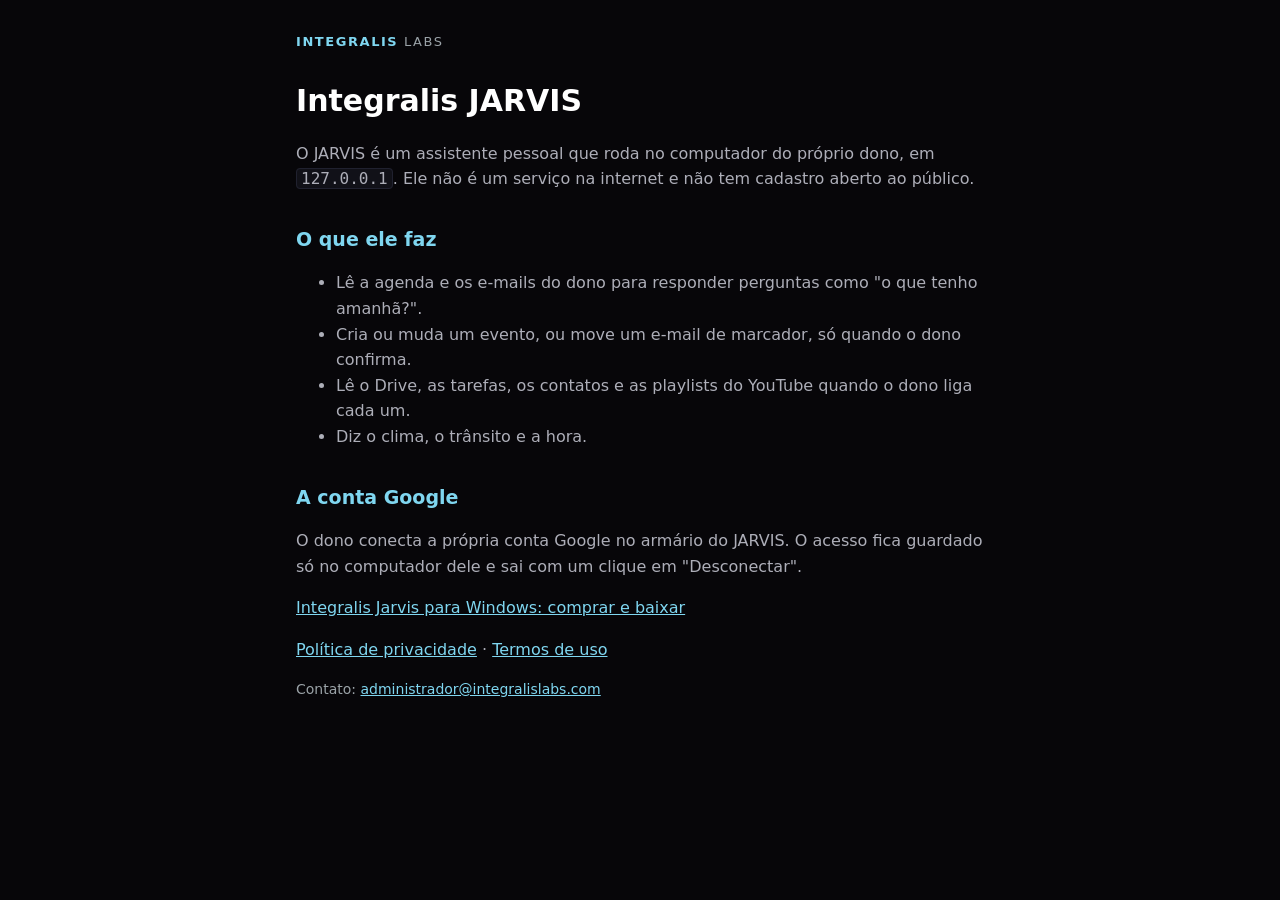
<file: index.html>
<!doctype html>
<html lang="pt-BR">
<head>
<meta charset="utf-8">
<meta name="viewport" content="width=device-width, initial-scale=1">
<title>Integralis JARVIS</title>
<meta name="description" content="Integralis JARVIS: assistente pessoal que roda no computador do dono.">
<link rel="stylesheet" href="estilo.css">
</head>
<body>
<main>
  <p class="marca"><b>INTEGRALIS</b> <span>LABS</span></p>
  <h1>Integralis JARVIS</h1>
  <p>O JARVIS é um assistente pessoal que roda no computador do próprio dono, em <code>127.0.0.1</code>. Ele não é um serviço na internet e não tem cadastro aberto ao público.</p>
  <h2>O que ele faz</h2>
  <ul>
    <li>Lê a agenda e os e-mails do dono para responder perguntas como "o que tenho amanhã?".</li>
    <li>Cria ou muda um evento, ou move um e-mail de marcador, só quando o dono confirma.</li>
    <li>Lê o Drive, as tarefas, os contatos e as playlists do YouTube quando o dono liga cada um.</li>
    <li>Diz o clima, o trânsito e a hora.</li>
  </ul>
  <h2>A conta Google</h2>
  <p>O dono conecta a própria conta Google no armário do JARVIS. O acesso fica guardado só no computador dele e sai com um clique em "Desconectar".</p>
  <p><a href="jarvis.html">Integralis Jarvis para Windows: comprar e baixar</a></p>
  <p><a href="privacidade.html">Política de privacidade</a> · <a href="termos.html">Termos de uso</a></p>
  <p class="pe">Contato: <a href="mailto:administrador@integralislabs.com">administrador@integralislabs.com</a></p>
</main>
</body>
</html>
</file>
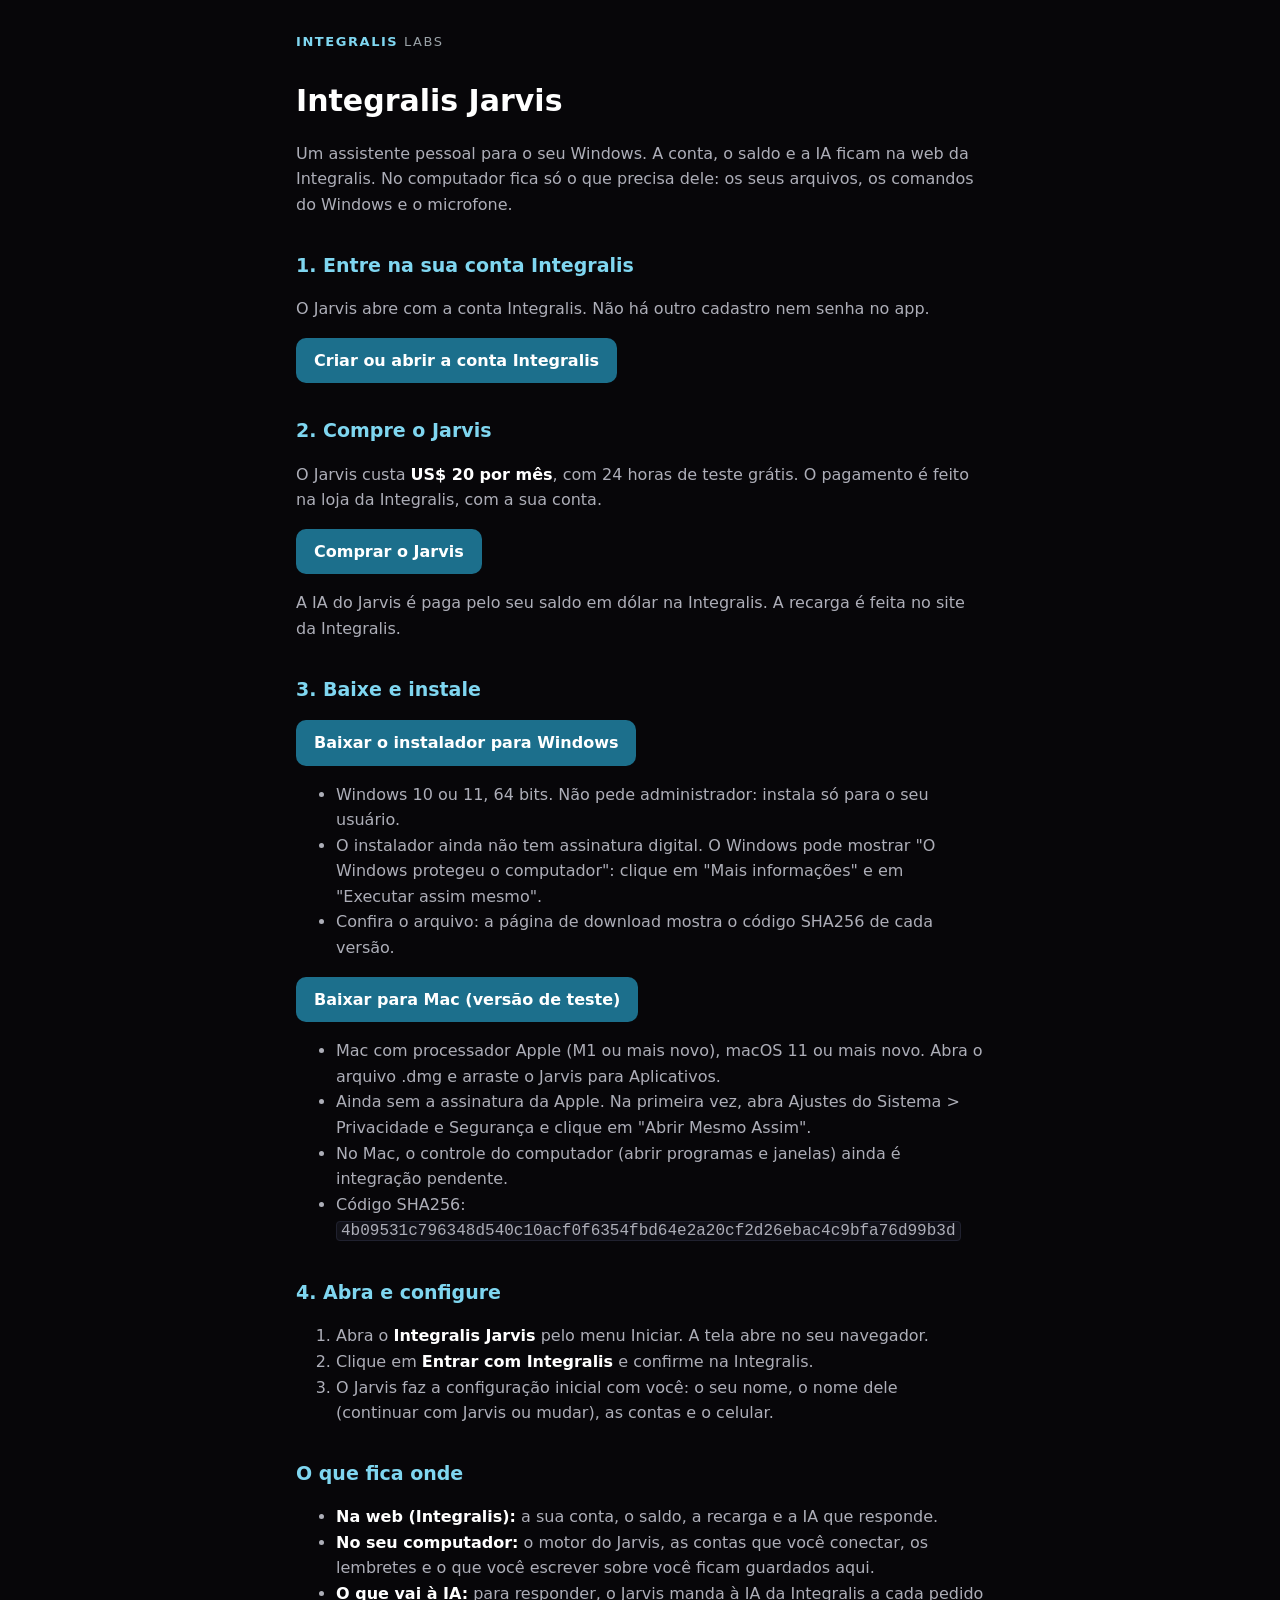
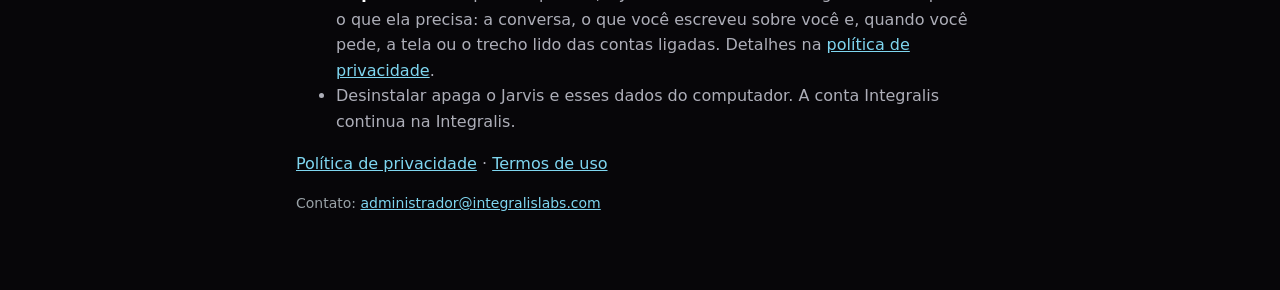
<file: jarvis.html>
<!doctype html>
<html lang="pt-BR">
<head>
<meta charset="utf-8">
<meta name="viewport" content="width=device-width, initial-scale=1">
<title>Integralis Jarvis</title>
<meta name="description" content="Integralis Jarvis: o assistente pessoal da Integralis Labs para Windows e Mac. Conta e saldo na web; o motor no seu computador.">
<link rel="stylesheet" href="estilo.css">
</head>
<body>
<main>
  <p class="marca"><b>INTEGRALIS</b> <span>LABS</span></p>
  <h1>Integralis Jarvis</h1>
  <p>Um assistente pessoal para o seu Windows. A conta, o saldo e a IA ficam na web da Integralis. No computador fica só o que precisa dele: os seus arquivos, os comandos do Windows e o microfone.</p>

  <h2>1. Entre na sua conta Integralis</h2>
  <p>O Jarvis abre com a conta Integralis. Não há outro cadastro nem senha no app.</p>
  <p><a class="botao" href="https://integralislabs.com">Criar ou abrir a conta Integralis</a></p>

  <h2>2. Compre o Jarvis</h2>
  <p>O Jarvis custa <b>US$ 20 por mês</b>, com 24 horas de teste grátis. O pagamento é feito na loja da Integralis, com a sua conta.</p>
  <p><a class="botao" href="https://integralislabs.com/marketplace/jarvis">Comprar o Jarvis</a></p>
  <p>A IA do Jarvis é paga pelo seu saldo em dólar na Integralis. A recarga é feita no site da Integralis.</p>

  <h2>3. Baixe e instale</h2>
  <p><a class="botao" href="https://github.com/PauloCambraia/elon-site/releases/latest">Baixar o instalador para Windows</a></p>
  <ul>
    <li>Windows 10 ou 11, 64 bits. Não pede administrador: instala só para o seu usuário.</li>
    <li>O instalador ainda não tem assinatura digital. O Windows pode mostrar "O Windows protegeu o computador": clique em "Mais informações" e em "Executar assim mesmo".</li>
    <li>Confira o arquivo: a página de download mostra o código SHA256 de cada versão.</li>
  </ul>

  <p><a class="botao" href="https://github.com/PauloCambraia/elon-site/releases/tag/mac-v2026.10.30-07f085a">Baixar para Mac (versão de teste)</a></p>
  <ul>
    <li>Mac com processador Apple (M1 ou mais novo), macOS 11 ou mais novo. Abra o arquivo .dmg e arraste o Jarvis para Aplicativos.</li>
    <li>Ainda sem a assinatura da Apple. Na primeira vez, abra Ajustes do Sistema &gt; Privacidade e Segurança e clique em "Abrir Mesmo Assim".</li>
    <li>No Mac, o controle do computador (abrir programas e janelas) ainda é integração pendente.</li>
    <li>Código SHA256: <code>4b09531c796348d540c10acf0f6354fbd64e2a20cf2d26ebac4c9bfa76d99b3d</code></li>
  </ul>

  <h2>4. Abra e configure</h2>
  <ol>
    <li>Abra o <b>Integralis Jarvis</b> pelo menu Iniciar. A tela abre no seu navegador.</li>
    <li>Clique em <b>Entrar com Integralis</b> e confirme na Integralis.</li>
    <li>O Jarvis faz a configuração inicial com você: o seu nome, o nome dele (continuar com Jarvis ou mudar), as contas e o celular.</li>
  </ol>

  <h2>O que fica onde</h2>
  <ul>
    <li><b>Na web (Integralis):</b> a sua conta, o saldo, a recarga e a IA que responde.</li>
    <li><b>No seu computador:</b> o motor do Jarvis, as contas que você conectar, os lembretes e o que você escrever sobre você ficam guardados aqui.</li>
    <li><b>O que vai à IA:</b> para responder, o Jarvis manda à IA da Integralis a cada pedido o que ela precisa: a conversa, o que você escreveu sobre você e, quando você pede, a tela ou o trecho lido das contas ligadas. Detalhes na <a href="privacidade.html">política de privacidade</a>.</li>
    <li>Desinstalar apaga o Jarvis e esses dados do computador. A conta Integralis continua na Integralis.</li>
  </ul>

  <p><a href="privacidade.html">Política de privacidade</a> · <a href="termos.html">Termos de uso</a></p>
  <p class="pe">Contato: <a href="mailto:administrador@integralislabs.com">administrador@integralislabs.com</a></p>
</main>
</body>
</html>
</file>
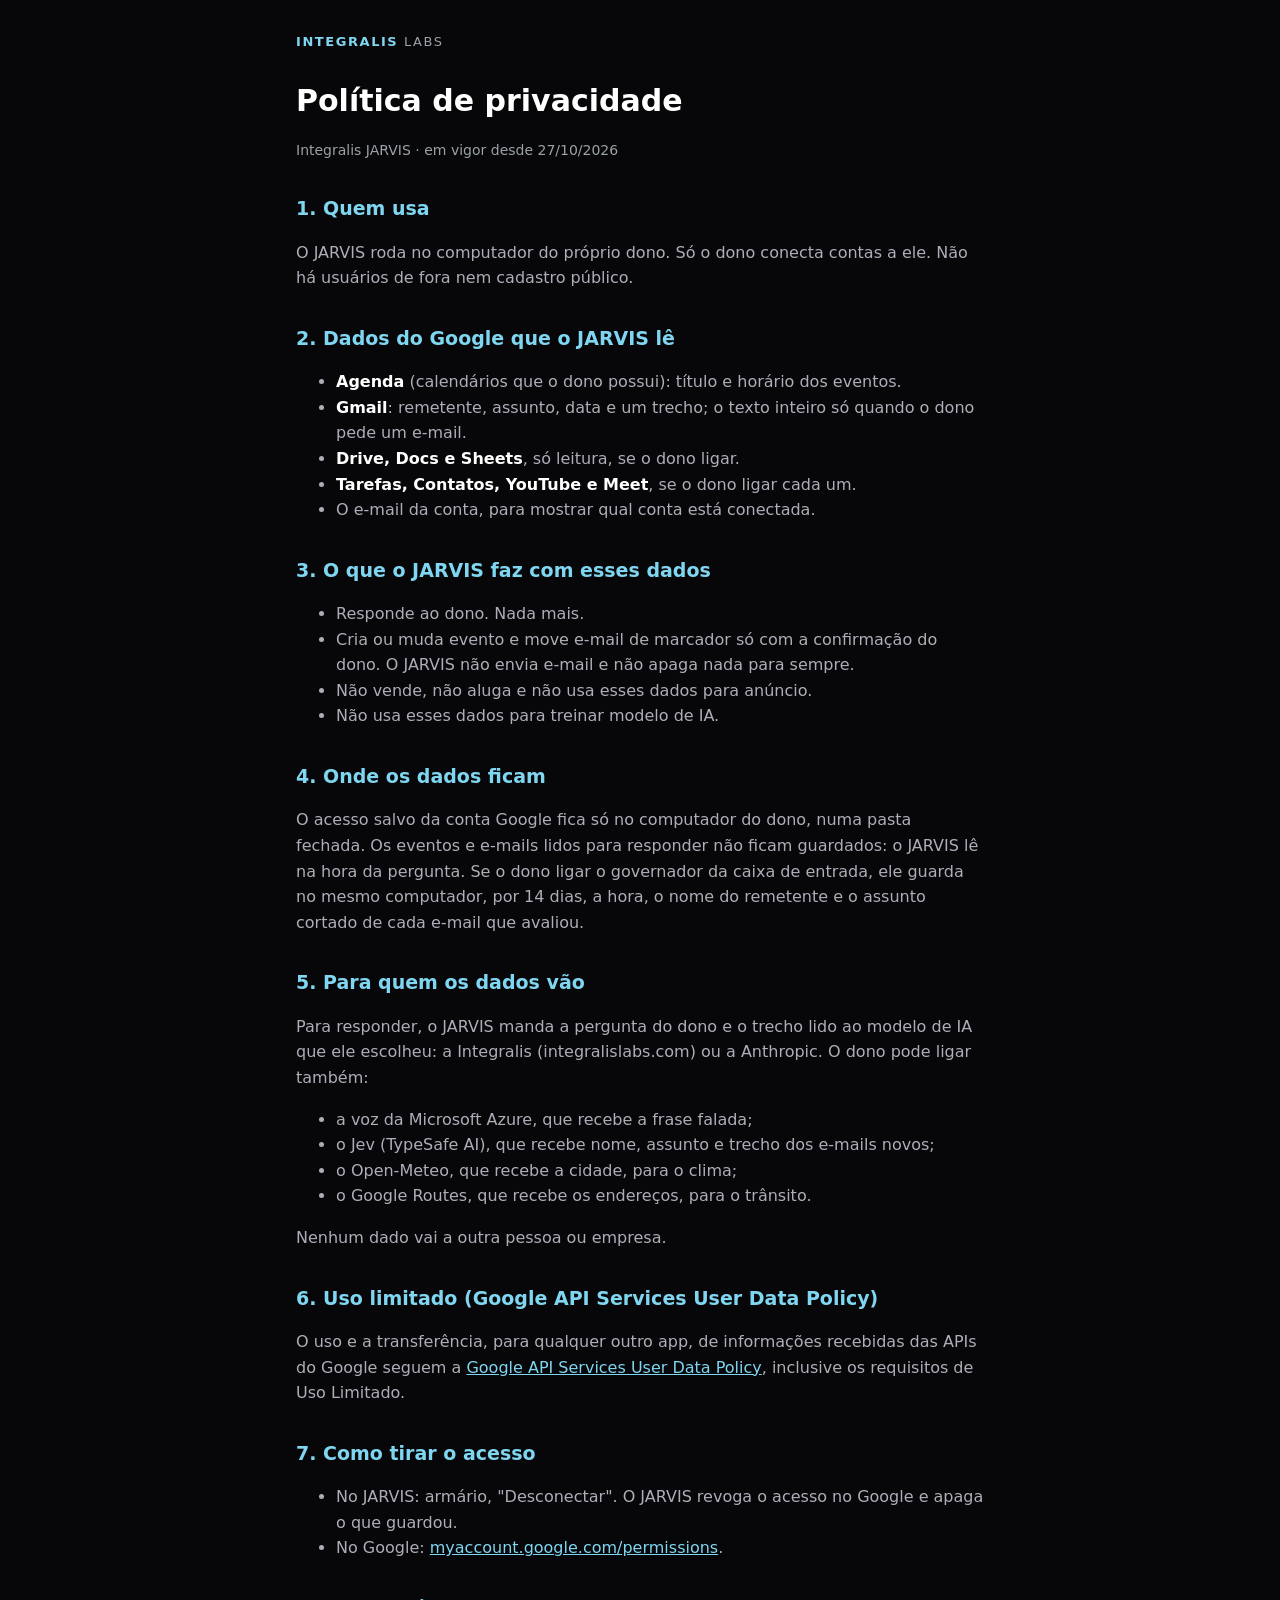
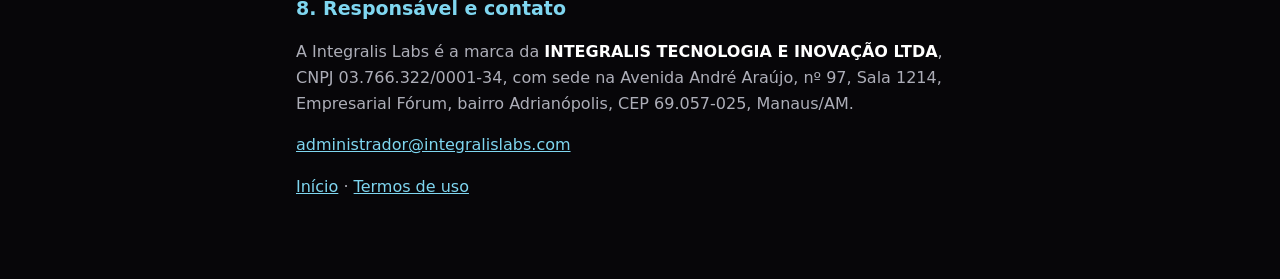
<file: privacidade.html>
<!doctype html>
<html lang="pt-BR">
<head>
<meta charset="utf-8">
<meta name="viewport" content="width=device-width, initial-scale=1">
<title>Privacidade do JARVIS</title>
<meta name="description" content="Política de privacidade do Integralis JARVIS.">
<link rel="stylesheet" href="estilo.css">
</head>
<body>
<main>
  <p class="marca"><b>INTEGRALIS</b> <span>LABS</span></p>
  <h1>Política de privacidade</h1>
  <p class="pe">Integralis JARVIS · em vigor desde 27/10/2026</p>

  <h2>1. Quem usa</h2>
  <p>O JARVIS roda no computador do próprio dono. Só o dono conecta contas a ele. Não há usuários de fora nem cadastro público.</p>

  <h2>2. Dados do Google que o JARVIS lê</h2>
  <ul>
    <li><b>Agenda</b> (calendários que o dono possui): título e horário dos eventos.</li>
    <li><b>Gmail</b>: remetente, assunto, data e um trecho; o texto inteiro só quando o dono pede um e-mail.</li>
    <li><b>Drive, Docs e Sheets</b>, só leitura, se o dono ligar.</li>
    <li><b>Tarefas, Contatos, YouTube e Meet</b>, se o dono ligar cada um.</li>
    <li>O e-mail da conta, para mostrar qual conta está conectada.</li>
  </ul>

  <h2>3. O que o JARVIS faz com esses dados</h2>
  <ul>
    <li>Responde ao dono. Nada mais.</li>
    <li>Cria ou muda evento e move e-mail de marcador só com a confirmação do dono. O JARVIS não envia e-mail e não apaga nada para sempre.</li>
    <li>Não vende, não aluga e não usa esses dados para anúncio.</li>
    <li>Não usa esses dados para treinar modelo de IA.</li>
  </ul>

  <h2>4. Onde os dados ficam</h2>
  <p>O acesso salvo da conta Google fica só no computador do dono, numa pasta fechada. Os eventos e e-mails lidos para responder não ficam guardados: o JARVIS lê na hora da pergunta. Se o dono ligar o governador da caixa de entrada, ele guarda no mesmo computador, por 14 dias, a hora, o nome do remetente e o assunto cortado de cada e-mail que avaliou.</p>

  <h2>5. Para quem os dados vão</h2>
  <p>Para responder, o JARVIS manda a pergunta do dono e o trecho lido ao modelo de IA que ele escolheu: a Integralis (integralislabs.com) ou a Anthropic. O dono pode ligar também:</p>
  <ul>
    <li>a voz da Microsoft Azure, que recebe a frase falada;</li>
    <li>o Jev (TypeSafe AI), que recebe nome, assunto e trecho dos e-mails novos;</li>
    <li>o Open-Meteo, que recebe a cidade, para o clima;</li>
    <li>o Google Routes, que recebe os endereços, para o trânsito.</li>
  </ul>
  <p>Nenhum dado vai a outra pessoa ou empresa.</p>

  <h2>6. Uso limitado (Google API Services User Data Policy)</h2>
  <p>O uso e a transferência, para qualquer outro app, de informações recebidas das APIs do Google seguem a <a href="https://developers.google.com/terms/api-services-user-data-policy">Google API Services User Data Policy</a>, inclusive os requisitos de Uso Limitado.</p>

  <h2>7. Como tirar o acesso</h2>
  <ul>
    <li>No JARVIS: armário, "Desconectar". O JARVIS revoga o acesso no Google e apaga o que guardou.</li>
    <li>No Google: <a href="https://myaccount.google.com/permissions">myaccount.google.com/permissions</a>.</li>
  </ul>

  <h2>8. Responsável e contato</h2>
  <p>A Integralis Labs é a marca da <b>INTEGRALIS TECNOLOGIA E INOVAÇÃO LTDA</b>, CNPJ 03.766.322/0001-34, com sede na Avenida André Araújo, nº 97, Sala 1214, Empresarial Fórum, bairro Adrianópolis, CEP 69.057-025, Manaus/AM.</p>
  <p><a href="mailto:administrador@integralislabs.com">administrador@integralislabs.com</a></p>
  <p><a href="index.html">Início</a> · <a href="termos.html">Termos de uso</a></p>
</main>
</body>
</html>
</file>
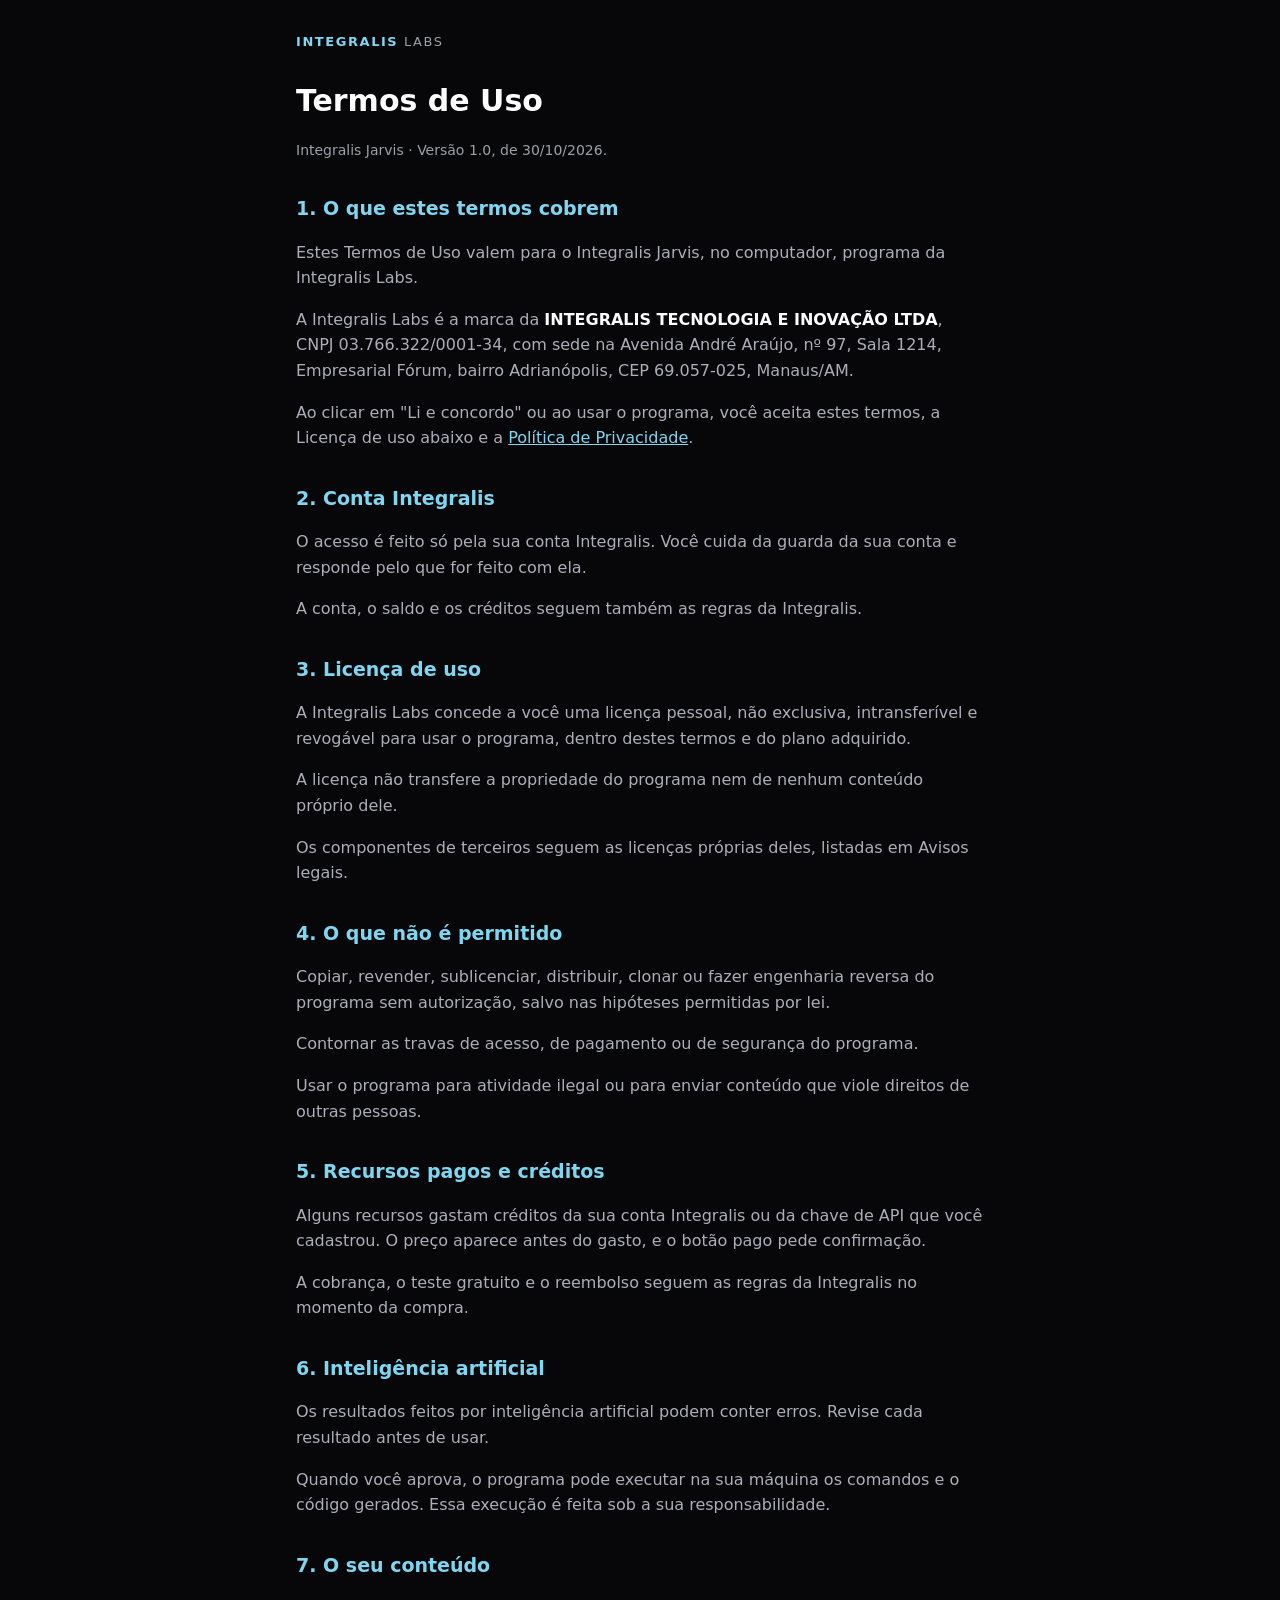
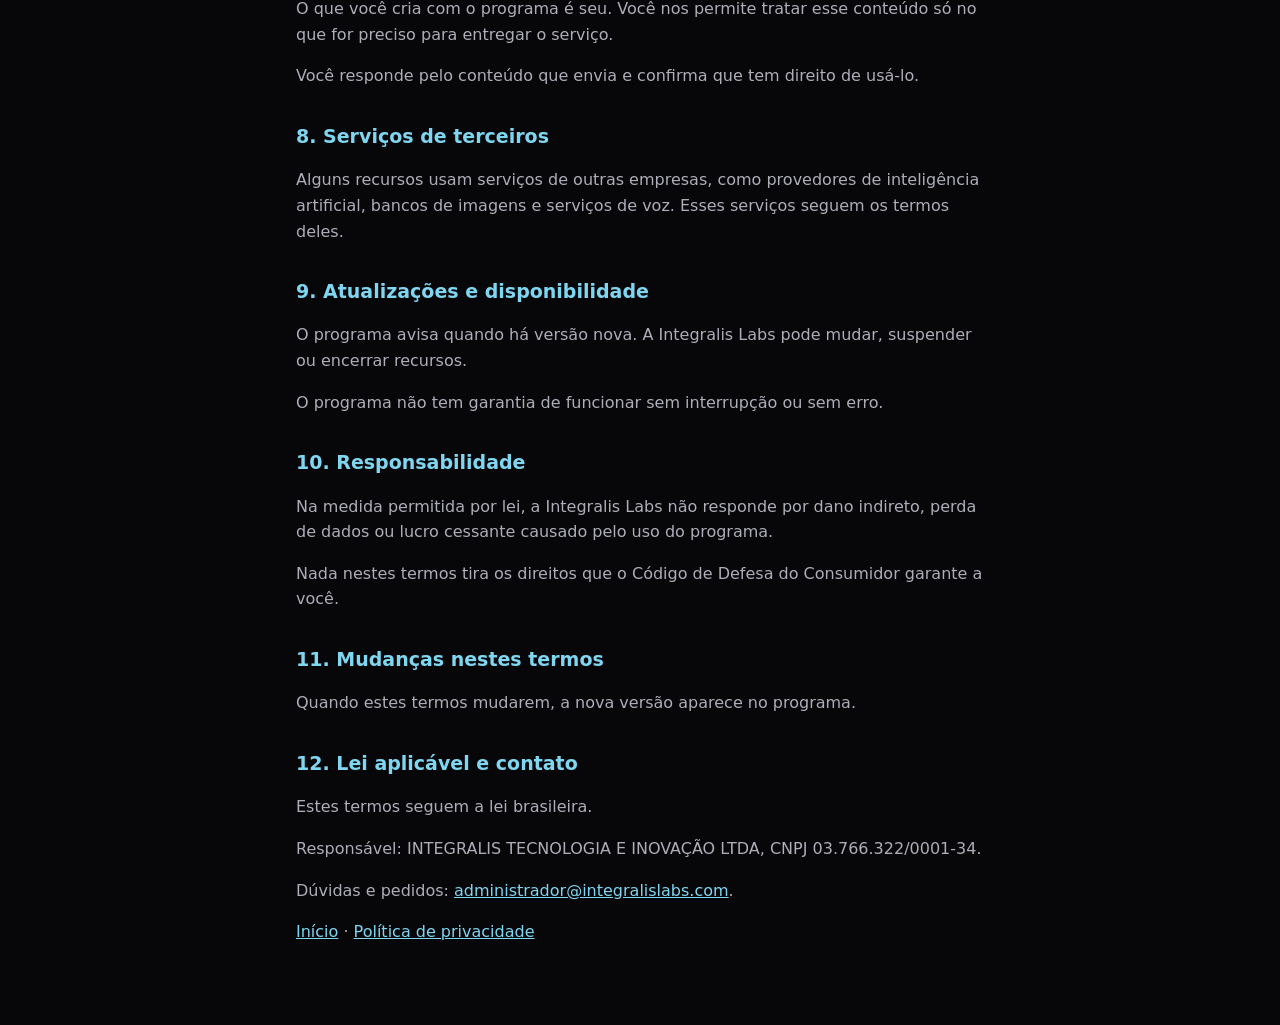
<file: termos.html>
<!doctype html>
<html lang="pt-BR">
<head>
<meta charset="utf-8">
<meta name="viewport" content="width=device-width, initial-scale=1">
<title>Termos do Jarvis</title>
<meta name="description" content="Termos de Uso do Integralis Jarvis.">
<link rel="stylesheet" href="estilo.css">
</head>
<body>
<main>
  <p class="marca"><b>INTEGRALIS</b> <span>LABS</span></p>
  <h1>Termos de Uso</h1>
  <p class="pe">Integralis Jarvis · Versão 1.0, de 30/10/2026.</p>

  <h2>1. O que estes termos cobrem</h2>
  <p>Estes Termos de Uso valem para o Integralis Jarvis, no computador, programa da Integralis Labs.</p>
  <p>A Integralis Labs é a marca da <b>INTEGRALIS TECNOLOGIA E INOVAÇÃO LTDA</b>, CNPJ 03.766.322/0001-34, com sede na Avenida André Araújo, nº 97, Sala 1214, Empresarial Fórum, bairro Adrianópolis, CEP 69.057-025, Manaus/AM.</p>
  <p>Ao clicar em "Li e concordo" ou ao usar o programa, você aceita estes termos, a Licença de uso abaixo e a <a href="privacidade.html">Política de Privacidade</a>.</p>

  <h2>2. Conta Integralis</h2>
  <p>O acesso é feito só pela sua conta Integralis. Você cuida da guarda da sua conta e responde pelo que for feito com ela.</p>
  <p>A conta, o saldo e os créditos seguem também as regras da Integralis.</p>

  <h2 id="licenca">3. Licença de uso</h2>
  <p>A Integralis Labs concede a você uma licença pessoal, não exclusiva, intransferível e revogável para usar o programa, dentro destes termos e do plano adquirido.</p>
  <p>A licença não transfere a propriedade do programa nem de nenhum conteúdo próprio dele.</p>
  <p>Os componentes de terceiros seguem as licenças próprias deles, listadas em Avisos legais.</p>

  <h2>4. O que não é permitido</h2>
  <p>Copiar, revender, sublicenciar, distribuir, clonar ou fazer engenharia reversa do programa sem autorização, salvo nas hipóteses permitidas por lei.</p>
  <p>Contornar as travas de acesso, de pagamento ou de segurança do programa.</p>
  <p>Usar o programa para atividade ilegal ou para enviar conteúdo que viole direitos de outras pessoas.</p>

  <h2>5. Recursos pagos e créditos</h2>
  <p>Alguns recursos gastam créditos da sua conta Integralis ou da chave de API que você cadastrou. O preço aparece antes do gasto, e o botão pago pede confirmação.</p>
  <p>A cobrança, o teste gratuito e o reembolso seguem as regras da Integralis no momento da compra.</p>

  <h2>6. Inteligência artificial</h2>
  <p>Os resultados feitos por inteligência artificial podem conter erros. Revise cada resultado antes de usar.</p>
  <p>Quando você aprova, o programa pode executar na sua máquina os comandos e o código gerados. Essa execução é feita sob a sua responsabilidade.</p>

  <h2>7. O seu conteúdo</h2>
  <p>O que você cria com o programa é seu. Você nos permite tratar esse conteúdo só no que for preciso para entregar o serviço.</p>
  <p>Você responde pelo conteúdo que envia e confirma que tem direito de usá-lo.</p>

  <h2>8. Serviços de terceiros</h2>
  <p>Alguns recursos usam serviços de outras empresas, como provedores de inteligência artificial, bancos de imagens e serviços de voz. Esses serviços seguem os termos deles.</p>

  <h2>9. Atualizações e disponibilidade</h2>
  <p>O programa avisa quando há versão nova. A Integralis Labs pode mudar, suspender ou encerrar recursos.</p>
  <p>O programa não tem garantia de funcionar sem interrupção ou sem erro.</p>

  <h2>10. Responsabilidade</h2>
  <p>Na medida permitida por lei, a Integralis Labs não responde por dano indireto, perda de dados ou lucro cessante causado pelo uso do programa.</p>
  <p>Nada nestes termos tira os direitos que o Código de Defesa do Consumidor garante a você.</p>

  <h2>11. Mudanças nestes termos</h2>
  <p>Quando estes termos mudarem, a nova versão aparece no programa.</p>

  <h2>12. Lei aplicável e contato</h2>
  <p>Estes termos seguem a lei brasileira.</p>
  <p>Responsável: INTEGRALIS TECNOLOGIA E INOVAÇÃO LTDA, CNPJ 03.766.322/0001-34.</p>
  <p>Dúvidas e pedidos: <a href="mailto:administrador@integralislabs.com">administrador@integralislabs.com</a>.</p>

  <p><a href="index.html">Início</a> · <a href="privacidade.html">Política de privacidade</a></p>
</main>
</body>
</html>
</file>
<file: estilo.css>
/* Paleta da Integralis (brand/tokens.css): escuro por padrão. */
:root {
  --bg: #070609; --card: #111118; --line: #20212f;
  --fg: #ffffff; --mut: #adaeb8; --grey: #9aa2a7;
  --pri: #439cb6; --pri-lt: #7fd6f0;
  --btn: #1c6f8c; --btn-h: #0e5576;
}
* { box-sizing: border-box; }
body { margin: 0; background: var(--bg); color: var(--fg); font: 16px/1.6 system-ui, -apple-system, "Segoe UI", sans-serif; }
main { max-width: 720px; margin: 0 auto; padding: 32px 16px 64px; }
.marca { letter-spacing: .12em; font-size: 13px; margin: 0 0 24px; }
.marca b { color: var(--pri-lt); }
.marca span { color: var(--grey); }
h1 { font-size: 30px; margin: 0 0 8px; }
h2 { font-size: 19px; margin: 32px 0 8px; color: var(--pri-lt); }
p, li { color: var(--mut); }
b { color: var(--fg); }
a { color: var(--pri-lt); }
code { background: var(--card); border: 1px solid var(--line); border-radius: 4px; padding: 0 4px; }
.pe { font-size: 14px; color: var(--grey); }
.botao { display: inline-block; background: var(--btn); color: var(--fg); text-decoration: none; font-weight: 600; padding: 10px 18px; border-radius: 10px; }
.botao:hover { background: var(--btn-h); }
ol li { color: var(--mut); }
</file>
